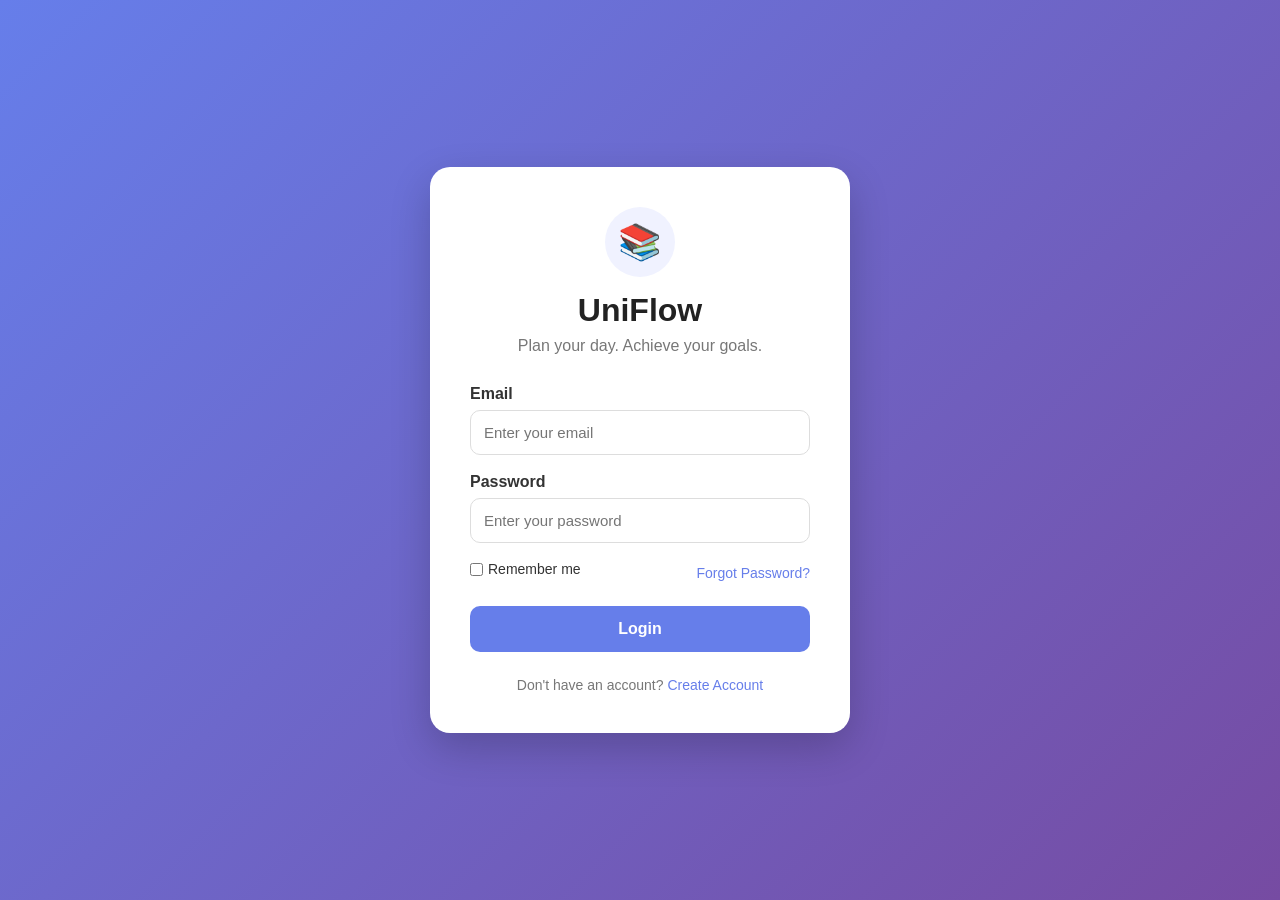
<file: index.html>
<!DOCTYPE html>
<html lang="en">
<head>
    <meta charset="UTF-8">
    <meta name="viewport" content="width=device-width, initial-scale=1.0">
    <title>UniFlow - Student Life Planner</title>
    <link rel="stylesheet" href="style.css">
</head>

<body>

    <div class="login-container">

        <div class="login-box">

            <div class="logo">📚</div>

            <h1>UniFlow</h1>
            <p class="subtitle">Plan your day. Achieve your goals.</p>

            <form id="loginForm">

                <label>Email</label>
                <input 
                    type="email" 
                    id="email" 
                    placeholder="Enter your email"
                    required
                >

                <label>Password</label>
                <input 
                    type="password" 
                    id="password" 
                    placeholder="Enter your password"
                    required
                >

                <div class="remember">
                    <label>
                        <input type="checkbox">
                        Remember me
                    </label>

                    <a href="#">Forgot Password?</a>
                </div>

                <button type="submit">Login</button>

            </form>

            <p id="message"></p>

            <p class="signup">
                Don't have an account?
                <a href="#">Create Account</a>
            </p>

        </div>

    </div>

    <script src="script.js"></script>

</body>
</html>
</file>
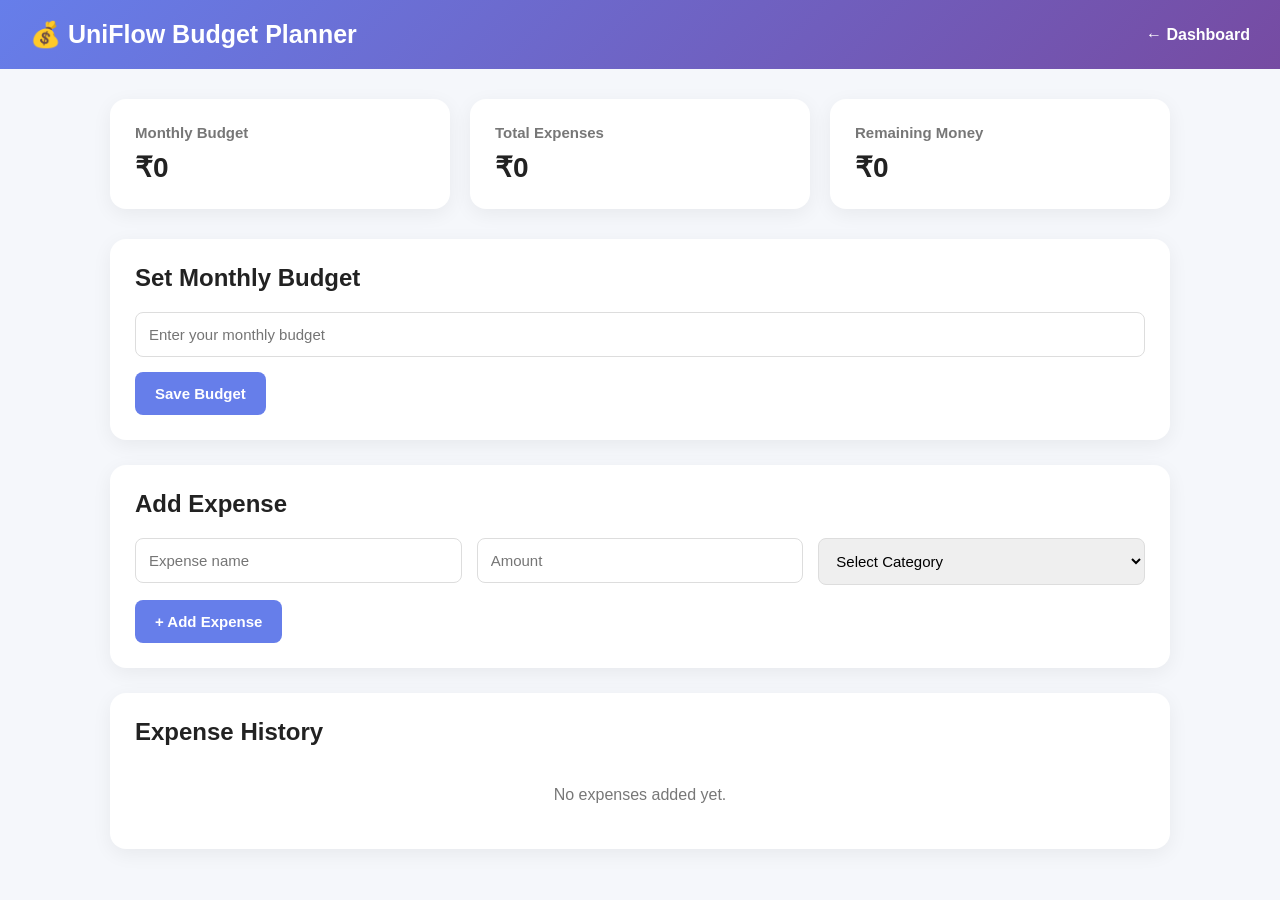
<file: budget.html>
<!DOCTYPE html>
<html lang="en">
<head>
    <meta charset="UTF-8">
    <meta name="viewport" content="width=device-width, initial-scale=1.0">

    <title>UniFlow - Budget</title>

    <style>
        * {
            margin: 0;
            padding: 0;
            box-sizing: border-box;
            font-family: Arial, sans-serif;
        }

        body {
            background: #f5f7fb;
            color: #222;
        }

        /* HEADER */
        header {
            background: linear-gradient(135deg, #667eea, #764ba2);
            color: white;
            padding: 20px 30px;
            display: flex;
            justify-content: space-between;
            align-items: center;
        }

        header h1 {
            font-size: 25px;
        }

        .back {
            color: white;
            text-decoration: none;
            font-weight: bold;
        }

        /* MAIN */
        .container {
            max-width: 1100px;
            margin: 30px auto;
            padding: 0 20px;
        }

        /* SUMMARY */
        .summary {
            display: grid;
            grid-template-columns: repeat(3, 1fr);
            gap: 20px;
            margin-bottom: 30px;
        }

        .summary-card {
            background: white;
            padding: 25px;
            border-radius: 16px;
            box-shadow: 0 5px 20px rgba(0,0,0,0.06);
        }

        .summary-card h3 {
            color: #777;
            margin-bottom: 10px;
            font-size: 15px;
        }

        .summary-card h2 {
            font-size: 28px;
        }

        /* SECTIONS */
        .section {
            background: white;
            padding: 25px;
            border-radius: 16px;
            margin-bottom: 25px;
            box-shadow: 0 5px 20px rgba(0,0,0,0.06);
        }

        .section h2 {
            margin-bottom: 20px;
        }

        /* INPUTS */
        input,
        select {
            width: 100%;
            padding: 13px;
            border: 1px solid #ddd;
            border-radius: 8px;
            font-size: 15px;
            margin-bottom: 15px;
        }

        input:focus,
        select:focus {
            outline: none;
            border-color: #667eea;
        }

        button {
            border: none;
            background: #667eea;
            color: white;
            padding: 13px 20px;
            border-radius: 8px;
            cursor: pointer;
            font-size: 15px;
            font-weight: bold;
        }

        button:hover {
            background: #5568d9;
        }

        /* EXPENSE FORM */
        .form-grid {
            display: grid;
            grid-template-columns: 1fr 1fr 1fr;
            gap: 15px;
        }

        /* EXPENSE LIST */
        .expense {
            display: flex;
            justify-content: space-between;
            align-items: center;
            padding: 15px;
            border-bottom: 1px solid #eee;
        }

        .expense:last-child {
            border-bottom: none;
        }

        .expense-info strong {
            display: block;
            margin-bottom: 5px;
        }

        .expense-info small {
            color: #777;
        }

        .expense-right {
            display: flex;
            align-items: center;
            gap: 15px;
        }

        .amount {
            font-weight: bold;
        }

        .delete-btn {
            background: #ff5c5c;
            padding: 8px 12px;
            font-size: 13px;
        }

        .delete-btn:hover {
            background: #e04444;
        }

        .empty {
            color: #777;
            text-align: center;
            padding: 20px;
        }

        /* MOBILE */
        @media (max-width: 800px) {

            .summary {
                grid-template-columns: 1fr;
            }

            .form-grid {
                grid-template-columns: 1fr;
            }

            header {
                padding: 18px;
            }

            header h1 {
                font-size: 20px;
            }

            .expense {
                flex-direction: column;
                align-items: flex-start;
                gap: 12px;
            }

            .expense-right {
                width: 100%;
                justify-content: space-between;
            }
        }
    </style>
</head>

<body>

    <!-- HEADER -->
    <header>
        <h1>💰 UniFlow Budget Planner</h1>

        <a href="dashboard.html" class="back">
            ← Dashboard
        </a>
    </header>


    <div class="container">

        <!-- SUMMARY -->
        <div class="summary">

            <div class="summary-card">
                <h3>Monthly Budget</h3>
                <h2 id="budgetDisplay">₹0</h2>
            </div>

            <div class="summary-card">
                <h3>Total Expenses</h3>
                <h2 id="expenseDisplay">₹0</h2>
            </div>

            <div class="summary-card">
                <h3>Remaining Money</h3>
                <h2 id="remainingDisplay">₹0</h2>
            </div>

        </div>


        <!-- SET BUDGET -->
        <div class="section">

            <h2>Set Monthly Budget</h2>

            <input
                type="number"
                id="budgetInput"
                placeholder="Enter your monthly budget"
                min="0"
            >

            <button onclick="setBudget()">
                Save Budget
            </button>

        </div>


        <!-- ADD EXPENSE -->
        <div class="section">

            <h2>Add Expense</h2>

            <div class="form-grid">

                <div>
                    <input
                        type="text"
                        id="expenseName"
                        placeholder="Expense name"
                    >
                </div>

                <div>
                    <input
                        type="number"
                        id="expenseAmount"
                        placeholder="Amount"
                        min="0"
                    >
                </div>

                <div>
                    <select id="expenseCategory">

                        <option value="">
                            Select Category
                        </option>

                        <option value="Food">
                            Food
                        </option>

                        <option value="Travel">
                            Travel
                        </option>

                        <option value="Study">
                            Study
                        </option>

                        <option value="Shopping">
                            Shopping
                        </option>

                        <option value="Other">
                            Other
                        </option>

                    </select>
                </div>

            </div>

            <button onclick="addExpense()">
                + Add Expense
            </button>

        </div>


        <!-- EXPENSE HISTORY -->
        <div class="section">

            <h2>Expense History</h2>

            <div id="expenseList">
            </div>

        </div>

    </div>


    <script>

        /* LOAD SAVED DATA */

        let budget =
            Number(localStorage.getItem("uniflowBudget")) || 0;

        let expenses =
            JSON.parse(
                localStorage.getItem("uniflowExpenses")
            ) || [];


        /* SAVE DATA */

        function saveData() {

            localStorage.setItem(
                "uniflowBudget",
                budget
            );

            localStorage.setItem(
                "uniflowExpenses",
                JSON.stringify(expenses)
            );
        }


        /* SET BUDGET */

        function setBudget() {

            const input =
                document.getElementById("budgetInput");

            const value =
                Number(input.value);

            if (value <= 0) {

                alert("Please enter a valid budget.");

                return;
            }

            budget = value;

            saveData();

            input.value = "";

            updateDisplay();
        }


        /* ADD EXPENSE */

        function addExpense() {

            const name =
                document.getElementById("expenseName").value.trim();

            const amount =
                Number(
                    document.getElementById("expenseAmount").value
                );

            const category =
                document.getElementById("expenseCategory").value;


            if (!name || amount <= 0 || !category) {

                alert(
                    "Please enter expense name, amount and category."
                );

                return;
            }


            const expense = {

                id: Date.now(),

                name: name,

                amount: amount,

                category: category

            };


            expenses.push(expense);

            saveData();


            document.getElementById("expenseName").value = "";

            document.getElementById("expenseAmount").value = "";

            document.getElementById("expenseCategory").value = "";


            updateDisplay();
        }


        /* DELETE EXPENSE */

        function deleteExpense(id) {

            expenses =
                expenses.filter(
                    expense => expense.id !== id
                );

            saveData();

            updateDisplay();
        }


        /* UPDATE SCREEN */

        function updateDisplay() {

            const totalExpenses =
                expenses.reduce(
                    (total, expense) =>
                        total + expense.amount,
                    0
                );


            const remaining =
                budget - totalExpenses;


            document.getElementById(
                "budgetDisplay"
            ).textContent =
                "₹" + budget.toLocaleString("en-IN");


            document.getElementById(
                "expenseDisplay"
            ).textContent =
                "₹" + totalExpenses.toLocaleString("en-IN");


            document.getElementById(
                "remainingDisplay"
            ).textContent =
                "₹" + remaining.toLocaleString("en-IN");


            displayExpenses();
        }


        /* DISPLAY EXPENSES */

        function displayExpenses() {

            const list =
                document.getElementById("expenseList");


            if (expenses.length === 0) {

                list.innerHTML =
                    '<div class="empty">No expenses added yet.</div>';

                return;
            }


            list.innerHTML = "";


            expenses
                .slice()
                .reverse()
                .forEach(expense => {

                    const div =
                        document.createElement("div");

                    div.className = "expense";


                    div.innerHTML = `

                        <div class="expense-info">

                            <strong>
                                ${escapeHTML(expense.name)}
                            </strong>

                            <small>
                                ${escapeHTML(expense.category)}
                            </small>

                        </div>

                        <div class="expense-right">

                            <span class="amount">
                                ₹${expense.amount.toLocaleString("en-IN")}
                            </span>

                            <button
                                class="delete-btn"
                                onclick="deleteExpense(${expense.id})"
                            >
                                Delete
                            </button>

                        </div>

                    `;


                    list.appendChild(div);

                });
        }


        /* SECURITY */

        function escapeHTML(text) {

            const div =
                document.createElement("div");

            div.textContent = text;

            return div.innerHTML;
        }


        /* LOAD DATA WHEN PAGE OPENS */

        updateDisplay();

    </script>

</body>
</html>
</file>
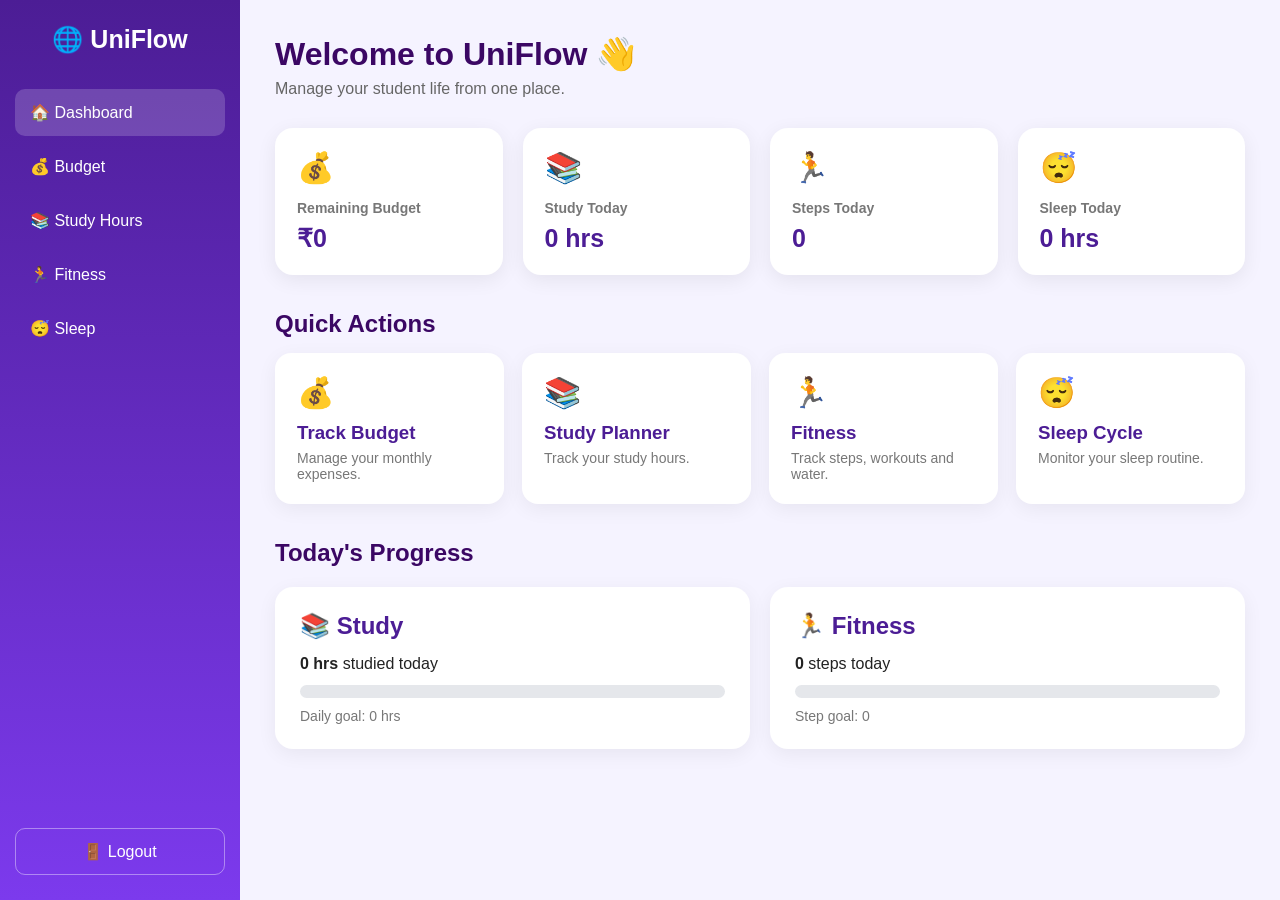
<file: dashboard.html>
<!DOCTYPE html>
<html lang="en">
<head>
    <meta charset="UTF-8">
    <meta name="viewport" content="width=device-width, initial-scale=1.0">
    <title>UniFlow - Dashboard</title>

    <style>
        * {
            margin: 0;
            padding: 0;
            box-sizing: border-box;
            font-family: Arial, sans-serif;
        }

        body {
            background: #f5f3ff;
            color: #222;
        }

        .layout {
            display: flex;
            min-height: 100vh;
        }

        /* SIDEBAR */
        .sidebar {
            width: 240px;
            background: linear-gradient(180deg, #4c1d95, #7c3aed);
            color: white;
            padding: 25px 15px;
            position: fixed;
            height: 100vh;
            left: 0;
            top: 0;
        }

        .logo {
            font-size: 25px;
            font-weight: bold;
            text-align: center;
            margin-bottom: 35px;
        }

        .menu a {
            display: block;
            color: white;
            text-decoration: none;
            padding: 14px 15px;
            margin: 7px 0;
            border-radius: 10px;
            transition: 0.3s;
        }

        .menu a:hover,
        .menu a.active {
            background: rgba(255, 255, 255, 0.18);
        }

        .logout {
            position: absolute;
            bottom: 25px;
            left: 15px;
            right: 15px;
        }

        .logout a {
            display: block;
            color: white;
            text-decoration: none;
            padding: 13px;
            text-align: center;
            border: 1px solid rgba(255,255,255,0.4);
            border-radius: 10px;
        }

        /* MAIN */
        .main {
            margin-left: 240px;
            width: calc(100% - 240px);
            padding: 35px;
        }

        .welcome {
            margin-bottom: 30px;
        }

        .welcome h1 {
            font-size: 32px;
            color: #3b0764;
        }

        .welcome p {
            color: #666;
            margin-top: 7px;
        }

        /* CARDS */
        .cards {
            display: grid;
            grid-template-columns: repeat(4, 1fr);
            gap: 20px;
        }

        .card {
            background: white;
            padding: 22px;
            border-radius: 18px;
            box-shadow: 0 5px 20px rgba(0,0,0,0.07);
        }

        .stat-card {
            position: relative;
            overflow: hidden;
        }

        .icon {
            font-size: 30px;
            margin-bottom: 15px;
        }

        .stat-card h3 {
            font-size: 14px;
            color: #777;
            margin-bottom: 8px;
        }

        .stat-card .value {
            font-size: 25px;
            font-weight: bold;
            color: #4c1d95;
        }

        .section-title {
            margin: 35px 0 15px;
            color: #3b0764;
        }

        /* QUICK ACTIONS */
        .actions {
            display: grid;
            grid-template-columns: repeat(4, 1fr);
            gap: 18px;
        }

        .action {
            background: white;
            padding: 22px;
            border-radius: 16px;
            text-decoration: none;
            color: #222;
            box-shadow: 0 5px 20px rgba(0,0,0,0.06);
            transition: 0.3s;
        }

        .action:hover {
            transform: translateY(-4px);
        }

        .action .emoji {
            font-size: 30px;
        }

        .action h3 {
            margin-top: 12px;
            color: #4c1d95;
        }

        .action p {
            margin-top: 6px;
            color: #777;
            font-size: 14px;
        }

        /* TODAY */
        .today {
            margin-top: 20px;
            display: grid;
            grid-template-columns: 1fr 1fr;
            gap: 20px;
        }

        .today-box {
            background: white;
            padding: 25px;
            border-radius: 18px;
            box-shadow: 0 5px 20px rgba(0,0,0,0.06);
        }

        .today-box h2 {
            color: #4c1d95;
            margin-bottom: 15px;
        }

        .progress-container {
            height: 13px;
            background: #e5e7eb;
            border-radius: 20px;
            overflow: hidden;
            margin-top: 12px;
        }

        .progress {
            height: 100%;
            width: 0%;
            background: #7c3aed;
            transition: 0.5s;
        }

        .small-text {
            color: #777;
            font-size: 14px;
        }

        /* MOBILE */
        @media (max-width: 1000px) {
            .cards,
            .actions {
                grid-template-columns: repeat(2, 1fr);
            }
        }

        @media (max-width: 700px) {

            .sidebar {
                width: 100%;
                height: auto;
                position: relative;
            }

            .layout {
                display: block;
            }

            .logo {
                margin-bottom: 15px;
            }

            .menu a {
                display: inline-block;
                padding: 9px;
            }

            .logout {
                position: static;
                margin-top: 15px;
            }

            .main {
                margin-left: 0;
                width: 100%;
                padding: 20px;
            }

            .cards,
            .actions,
            .today {
                grid-template-columns: 1fr;
            }

            .welcome h1 {
                font-size: 26px;
            }
        }
    </style>
</head>

<body>

<div class="layout">

    <!-- SIDEBAR -->
    <aside class="sidebar">

        <div class="logo">
            🌐 UniFlow
        </div>

        <div class="menu">

            <a href="dashboard.html" class="active">
                🏠 Dashboard
            </a>

            <a href="budget.html">
                💰 Budget
            </a>

            <a href="study.html">
                📚 Study Hours
            </a>

            <a href="fitness.html">
                🏃 Fitness
            </a>

            <a href="sleep.html">
                😴 Sleep
            </a>

        </div>

        <div class="logout">
            <a href="index.html">
                🚪 Logout
            </a>
        </div>

    </aside>


    <!-- MAIN CONTENT -->
    <main class="main">

        <div class="welcome">
            <h1>Welcome to UniFlow 👋</h1>
            <p>Manage your student life from one place.</p>
        </div>


        <!-- STAT CARDS -->
        <div class="cards">

            <div class="card stat-card">
                <div class="icon">💰</div>
                <h3>Remaining Budget</h3>
                <div class="value" id="remainingBudget">₹0</div>
            </div>

            <div class="card stat-card">
                <div class="icon">📚</div>
                <h3>Study Today</h3>
                <div class="value" id="studyToday">0 hrs</div>
            </div>

            <div class="card stat-card">
                <div class="icon">🏃</div>
                <h3>Steps Today</h3>
                <div class="value" id="stepsToday">0</div>
            </div>

            <div class="card stat-card">
                <div class="icon">😴</div>
                <h3>Sleep Today</h3>
                <div class="value" id="sleepToday">0 hrs</div>
            </div>

        </div>


        <!-- QUICK ACTIONS -->
        <h2 class="section-title">Quick Actions</h2>

        <div class="actions">

            <a href="budget.html" class="action">
                <div class="emoji">💰</div>
                <h3>Track Budget</h3>
                <p>Manage your monthly expenses.</p>
            </a>

            <a href="study.html" class="action">
                <div class="emoji">📚</div>
                <h3>Study Planner</h3>
                <p>Track your study hours.</p>
            </a>

            <a href="fitness.html" class="action">
                <div class="emoji">🏃</div>
                <h3>Fitness</h3>
                <p>Track steps, workouts and water.</p>
            </a>

            <a href="sleep.html" class="action">
                <div class="emoji">😴</div>
                <h3>Sleep Cycle</h3>
                <p>Monitor your sleep routine.</p>
            </a>

        </div>


        <!-- TODAY'S PROGRESS -->
        <h2 class="section-title">Today's Progress</h2>

        <div class="today">

            <div class="today-box">

                <h2>📚 Study</h2>

                <p>
                    <strong id="studyProgressText">0 hrs</strong>
                    studied today
                </p>

                <div class="progress-container">
                    <div class="progress" id="studyProgress"></div>
                </div>

                <p class="small-text" style="margin-top:10px;">
                    Daily goal:
                    <span id="studyGoal">0 hrs</span>
                </p>

            </div>


            <div class="today-box">

                <h2>🏃 Fitness</h2>

                <p>
                    <strong id="fitnessProgressText">0</strong>
                    steps today
                </p>

                <div class="progress-container">
                    <div class="progress" id="fitnessProgress"></div>
                </div>

                <p class="small-text" style="margin-top:10px;">
                    Step goal:
                    <span id="stepGoal">0</span>
                </p>

            </div>

        </div>

    </main>

</div>


<script>

function updateDashboard() {

    /* =========================
       BUDGET
    ========================= */

    const budget =
        Number(localStorage.getItem("uniflowBudget")) || 0;

    const expenses =
        JSON.parse(
            localStorage.getItem("uniflowExpenses")
        ) || [];

    let totalExpenses = 0;

    expenses.forEach(function(expense) {
        totalExpenses += Number(expense.amount) || 0;
    });

    const remaining = budget - totalExpenses;

    document.getElementById("remainingBudget").textContent =
        "₹" + remaining.toLocaleString("en-IN");


    /* =========================
       STUDY
    ========================= */

    const studied =
        Number(localStorage.getItem("uniflowStudied")) || 0;

    const studyGoal =
        Number(localStorage.getItem("uniflowStudyGoal")) || 0;

    document.getElementById("studyToday").textContent =
        studied + " hrs";

    document.getElementById("studyProgressText").textContent =
        studied + " hrs";

    document.getElementById("studyGoal").textContent =
        studyGoal + " hrs";

    let studyPercent = 0;

    if (studyGoal > 0) {
        studyPercent = (studied / studyGoal) * 100;
    }

    if (studyPercent > 100) {
        studyPercent = 100;
    }

    document.getElementById("studyProgress").style.width =
        studyPercent + "%";


    /* =========================
       FITNESS
    ========================= */

    const steps =
        Number(localStorage.getItem("uniflowSteps")) || 0;

    const stepGoal =
        Number(localStorage.getItem("uniflowStepGoal")) || 0;

    document.getElementById("stepsToday").textContent =
        steps.toLocaleString("en-IN");

    document.getElementById("fitnessProgressText").textContent =
        steps.toLocaleString("en-IN");

    document.getElementById("stepGoal").textContent =
        stepGoal.toLocaleString("en-IN");

    let fitnessPercent = 0;

    if (stepGoal > 0) {
        fitnessPercent = (steps / stepGoal) * 100;
    }

    if (fitnessPercent > 100) {
        fitnessPercent = 100;
    }

    document.getElementById("fitnessProgress").style.width =
        fitnessPercent + "%";


    /* =========================
       SLEEP
    ========================= */

    const sleep =
        Number(localStorage.getItem("uniflowSleepHours")) || 0;

    document.getElementById("sleepToday").textContent =
        sleep + " hrs";
}


/* Load dashboard */
updateDashboard();


/* Update dashboard when localStorage changes */
window.addEventListener("storage", updateDashboard);

</script>

</body>
</html>
</file>
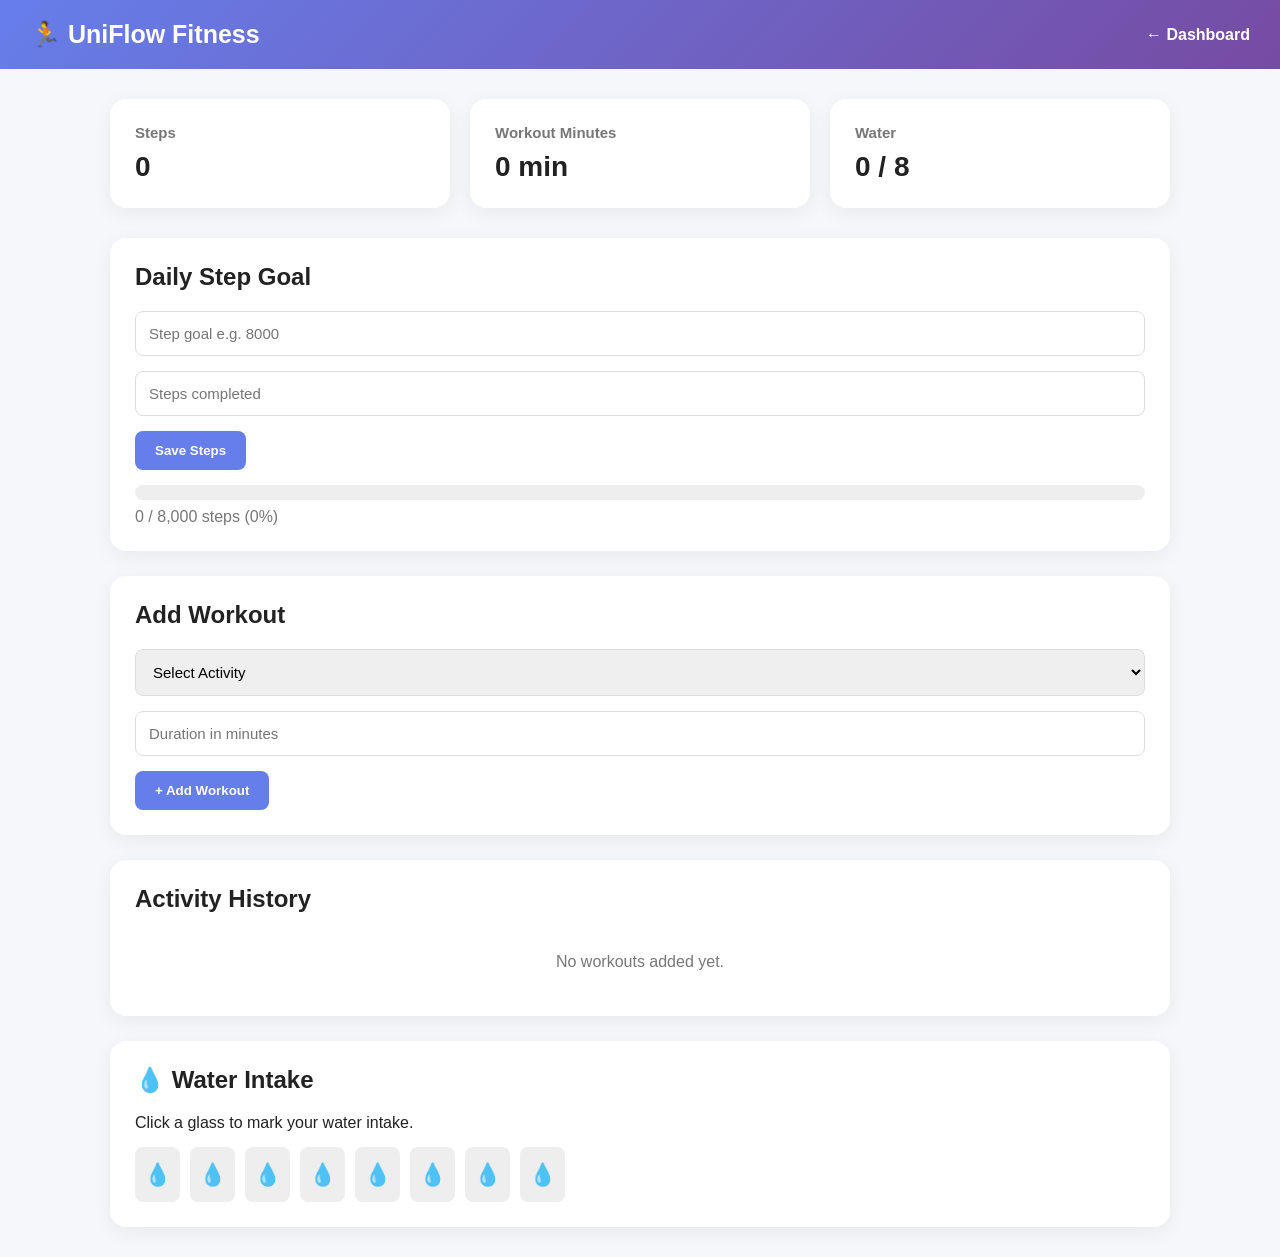
<file: fitness.html>
<!DOCTYPE html>
<html lang="en">

<head>
    <meta charset="UTF-8">
    <meta name="viewport" content="width=device-width, initial-scale=1.0">

    <title>UniFlow - Fitness</title>

    <style>

        * {
            margin: 0;
            padding: 0;
            box-sizing: border-box;
            font-family: Arial, sans-serif;
        }

        body {
            background: #f5f7fb;
            color: #222;
        }

        /* HEADER */

        header {
            background: linear-gradient(135deg, #667eea, #764ba2);
            color: white;

            padding: 20px 30px;

            display: flex;
            justify-content: space-between;
            align-items: center;
        }

        header h1 {
            font-size: 25px;
        }

        .back {
            color: white;
            text-decoration: none;
            font-weight: bold;
        }


        /* MAIN */

        .container {
            max-width: 1100px;
            margin: 30px auto;
            padding: 0 20px;
        }


        /* SUMMARY */

        .summary {
            display: grid;

            grid-template-columns:
                repeat(3, 1fr);

            gap: 20px;

            margin-bottom: 30px;
        }

        .summary-card {
            background: white;

            padding: 25px;

            border-radius: 16px;

            box-shadow:
                0 5px 20px rgba(0,0,0,0.06);
        }

        .summary-card h3 {
            color: #777;

            font-size: 15px;

            margin-bottom: 10px;
        }

        .summary-card h2 {
            font-size: 28px;
        }


        /* SECTION */

        .section {
            background: white;

            padding: 25px;

            border-radius: 16px;

            margin-bottom: 25px;

            box-shadow:
                0 5px 20px rgba(0,0,0,0.06);
        }

        .section h2 {
            margin-bottom: 20px;
        }


        /* INPUTS */

        input,
        select {

            width: 100%;

            padding: 13px;

            border: 1px solid #ddd;

            border-radius: 8px;

            font-size: 15px;

            margin-bottom: 15px;
        }

        input:focus,
        select:focus {

            outline: none;

            border-color: #667eea;
        }


        /* BUTTON */

        button {

            border: none;

            background: #667eea;

            color: white;

            padding: 12px 20px;

            border-radius: 8px;

            cursor: pointer;

            font-weight: bold;
        }

        button:hover {

            background: #5568d9;
        }


        /* STEPS */

        .progress-bar {

            width: 100%;

            height: 15px;

            background: #eee;

            border-radius: 20px;

            overflow: hidden;

            margin-top: 15px;
        }

        .progress-fill {

            height: 100%;

            width: 0%;

            background: #667eea;

            transition: 0.4s;
        }

        .progress-text {

            margin-top: 8px;

            color: #777;
        }


        /* ACTIVITY */

        .activity {

            display: flex;

            justify-content: space-between;

            align-items: center;

            padding: 15px 0;

            border-bottom: 1px solid #eee;
        }

        .activity:last-child {

            border-bottom: none;
        }

        .activity-info strong {

            display: block;

            margin-bottom: 5px;
        }

        .activity-info small {

            color: #777;
        }

        .delete-btn {

            background: #ff5c5c;

            padding: 8px 12px;

            font-size: 13px;
        }

        .delete-btn:hover {

            background: #e04444;
        }


        /* WATER */

        .water-glasses {

            display: flex;

            flex-wrap: wrap;

            gap: 10px;

            margin-top: 15px;
        }

        .glass {

            width: 45px;

            height: 55px;

            background: #eee;

            border-radius: 8px;

            display: flex;

            justify-content: center;

            align-items: center;

            cursor: pointer;

            font-size: 22px;

            transition: 0.2s;
        }

        .glass.active {

            background: #667eea;

            color: white;
        }


        .empty {

            color: #777;

            text-align: center;

            padding: 20px;
        }


        /* MOBILE */

        @media (max-width: 800px) {

            .summary {

                grid-template-columns: 1fr;
            }

            .activity {

                flex-direction: column;

                align-items: flex-start;

                gap: 12px;
            }

            header {

                padding: 18px;
            }

            header h1 {

                font-size: 20px;
            }
        }

    </style>

</head>


<body>


<!-- HEADER -->

<header>

    <h1>
        🏃 UniFlow Fitness
    </h1>

    <a
        href="dashboard.html"
        class="back"
    >
        ← Dashboard
    </a>

</header>



<div class="container">


    <!-- SUMMARY -->

    <div class="summary">


        <div class="summary-card">

            <h3>
                Steps
            </h3>

            <h2 id="stepsDisplay">
                0
            </h2>

        </div>


        <div class="summary-card">

            <h3>
                Workout Minutes
            </h3>

            <h2 id="workoutDisplay">
                0 min
            </h2>

        </div>


        <div class="summary-card">

            <h3>
                Water
            </h3>

            <h2 id="waterDisplay">
                0 / 8
            </h2>

        </div>


    </div>



    <!-- STEP GOAL -->

    <div class="section">

        <h2>
            Daily Step Goal
        </h2>


        <input
            type="number"
            id="stepGoal"
            placeholder="Step goal e.g. 8000"
            min="1"
        >


        <input
            type="number"
            id="stepsInput"
            placeholder="Steps completed"
            min="0"
        >


        <button onclick="saveSteps()">
            Save Steps
        </button>


        <div class="progress-bar">

            <div
                class="progress-fill"
                id="stepProgress"
            ></div>

        </div>


        <p
            class="progress-text"
            id="stepProgressText"
        >
            0 steps completed
        </p>

    </div>



    <!-- ADD WORKOUT -->

    <div class="section">

        <h2>
            Add Workout
        </h2>


        <select id="activityType">

            <option value="">
                Select Activity
            </option>

            <option value="Walking">
                Walking
            </option>

            <option value="Running">
                Running
            </option>

            <option value="Gym">
                Gym
            </option>

            <option value="Cycling">
                Cycling
            </option>

            <option value="Yoga">
                Yoga
            </option>

            <option value="Sports">
                Sports
            </option>

        </select>


        <input
            type="number"
            id="workoutMinutes"
            placeholder="Duration in minutes"
            min="1"
        >


        <button onclick="addWorkout()">
            + Add Workout
        </button>

    </div>



    <!-- ACTIVITY HISTORY -->

    <div class="section">

        <h2>
            Activity History
        </h2>


        <div id="activityList">
        </div>

    </div>



    <!-- WATER -->

    <div class="section">

        <h2>
            💧 Water Intake
        </h2>

        <p>
            Click a glass to mark your water intake.
        </p>


        <div
            class="water-glasses"
            id="waterGlasses"
        >
        </div>

    </div>


</div>



<script>


    /* =========================
       LOAD SAVED DATA
    ========================= */


    let steps =
        Number(
            localStorage.getItem(
                "uniflowSteps"
            )
        ) || 0;


    let stepGoal =
        Number(
            localStorage.getItem(
                "uniflowStepGoal"
            )
        ) || 8000;


    let workout =
        Number(
            localStorage.getItem(
                "uniflowWorkout"
            )
        ) || 0;


    let water =
        Number(
            localStorage.getItem(
                "uniflowWater"
            )
        ) || 0;


    let activities =
        JSON.parse(
            localStorage.getItem(
                "uniflowActivities"
            )
        ) || [];



    /* =========================
       SAVE DATA
    ========================= */


    function saveData() {

        localStorage.setItem(
            "uniflowSteps",
            steps
        );

        localStorage.setItem(
            "uniflowStepGoal",
            stepGoal
        );

        localStorage.setItem(
            "uniflowWorkout",
            workout
        );

        localStorage.setItem(
            "uniflowWater",
            water
        );

        localStorage.setItem(
            "uniflowActivities",
            JSON.stringify(activities)
        );
    }



    /* =========================
       SAVE STEPS
    ========================= */


    function saveSteps() {

        const goalValue =
            Number(
                document.getElementById(
                    "stepGoal"
                ).value
            );


        const stepsValue =
            Number(
                document.getElementById(
                    "stepsInput"
                ).value
            );


        if (goalValue <= 0) {

            alert(
                "Please enter a valid step goal."
            );

            return;
        }


        if (stepsValue < 0) {

            alert(
                "Steps cannot be negative."
            );

            return;
        }


        stepGoal = goalValue;

        steps = stepsValue;


        saveData();

        updateDisplay();


        document.getElementById(
            "stepGoal"
        ).value = "";

        document.getElementById(
            "stepsInput"
        ).value = "";
    }



    /* =========================
       ADD WORKOUT
    ========================= */


    function addWorkout() {

        const type =
            document.getElementById(
                "activityType"
            ).value;


        const minutes =
            Number(
                document.getElementById(
                    "workoutMinutes"
                ).value
            );


        if (!type || minutes <= 0) {

            alert(
                "Please select an activity and enter duration."
            );

            return;
        }


        activities.push({

            id: Date.now(),

            type: type,

            minutes: minutes

        });


        workout += minutes;


        saveData();


        document.getElementById(
            "activityType"
        ).value = "";


        document.getElementById(
            "workoutMinutes"
        ).value = "";


        updateDisplay();

        displayActivities();
    }



    /* =========================
       DELETE WORKOUT
    ========================= */


    function deleteActivity(id) {

        const activity =
            activities.find(
                item => item.id === id
            );


        if (activity) {

            workout -=
                Number(activity.minutes);

            if (workout < 0) {

                workout = 0;
            }
        }


        activities =
            activities.filter(
                item => item.id !== id
            );


        saveData();

        updateDisplay();

        displayActivities();
    }



    /* =========================
       DISPLAY ACTIVITIES
    ========================= */


    function displayActivities() {

        const list =
            document.getElementById(
                "activityList"
            );


        if (activities.length === 0) {

            list.innerHTML =
                '<div class="empty">No workouts added yet.</div>';

            return;
        }


        list.innerHTML = "";


        activities
            .slice()
            .reverse()
            .forEach(activity => {

                const div =
                    document.createElement(
                        "div"
                    );


                div.className =
                    "activity";


                div.innerHTML = `

                    <div class="activity-info">

                        <strong>
                            ${escapeHTML(activity.type)}
                        </strong>

                        <small>
                            ${activity.minutes} minutes
                        </small>

                    </div>

                    <button
                        class="delete-btn"
                        onclick="deleteActivity(${activity.id})"
                    >
                        Delete
                    </button>

                `;


                list.appendChild(div);

            });
    }



    /* =========================
       WATER
    ========================= */


    function createWaterGlasses() {

        const container =
            document.getElementById(
                "waterGlasses"
            );


        container.innerHTML = "";


        for (
            let i = 1;
            i <= 8;
            i++
        ) {

            const glass =
                document.createElement(
                    "div"
                );


            glass.className =
                "glass";


            if (i <= water) {

                glass.classList.add(
                    "active"
                );
            }


            glass.textContent = "💧";


            glass.onclick =
                function() {

                    water = i;

                    saveData();

                    updateDisplay();

                    createWaterGlasses();
                };


            container.appendChild(
                glass
            );
        }
    }



    /* =========================
       UPDATE DISPLAY
    ========================= */


    function updateDisplay() {


        document.getElementById(
            "stepsDisplay"
        ).textContent =
            steps.toLocaleString(
                "en-IN"
            );


        document.getElementById(
            "workoutDisplay"
        ).textContent =
            workout + " min";


        document.getElementById(
            "waterDisplay"
        ).textContent =
            water + " / 8";


        let progress = 0;


        if (stepGoal > 0) {

            progress =
                Math.round(
                    (steps / stepGoal) * 100
                );
        }


        if (progress > 100) {

            progress = 100;
        }


        document.getElementById(
            "stepProgress"
        ).style.width =
            progress + "%";


        document.getElementById(
            "stepProgressText"
        ).textContent =

            steps.toLocaleString(
                "en-IN"
            )
            +
            " / "
            +
            stepGoal.toLocaleString(
                "en-IN"
            )
            +
            " steps (" +
            progress +
            "%)";
    }



    /* =========================
       SECURITY
    ========================= */


    function escapeHTML(text) {

        const div =
            document.createElement(
                "div"
            );

        div.textContent = text;

        return div.innerHTML;
    }



    /* =========================
       INITIAL LOAD
    ========================= */


    updateDisplay();

    displayActivities();

    createWaterGlasses();


</script>


</body>

</html>
</file>
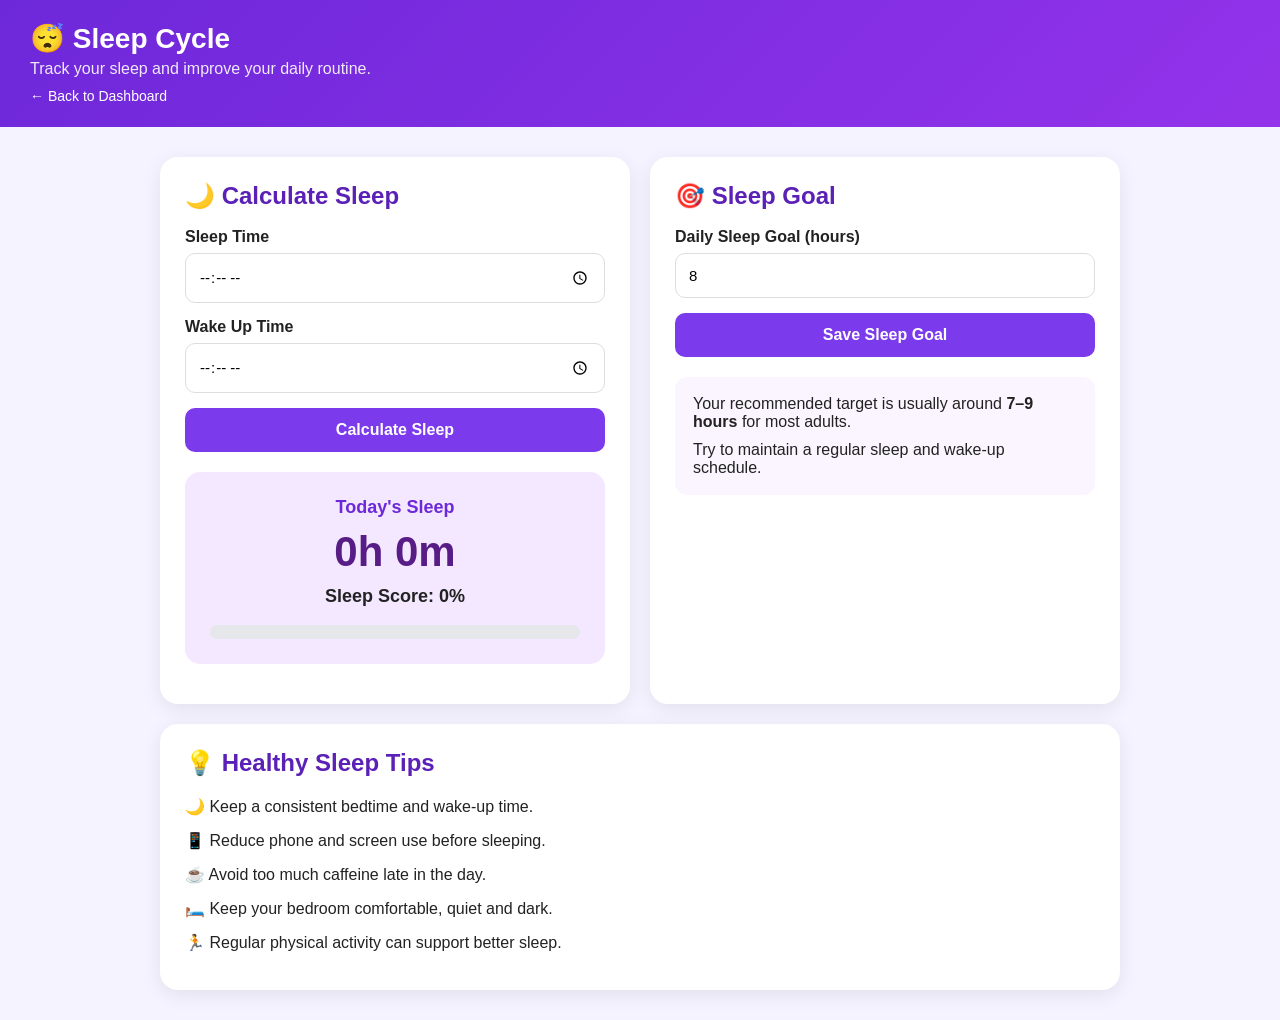
<file: sleep.html>
<!DOCTYPE html>
<html lang="en">
<head>
    <meta charset="UTF-8">
    <meta name="viewport" content="width=device-width, initial-scale=1.0">
    <title>UniFlow - Sleep Cycle</title>

    <style>
        * {
            box-sizing: border-box;
            margin: 0;
            padding: 0;
            font-family: Arial, sans-serif;
        }

        body {
            background: #f5f3ff;
            color: #222;
            min-height: 100vh;
        }

        header {
            background: linear-gradient(135deg, #6d28d9, #9333ea);
            color: white;
            padding: 22px 30px;
        }

        header h1 {
            font-size: 28px;
        }

        header p {
            margin-top: 5px;
            opacity: 0.9;
        }

        .back {
            display: inline-block;
            margin-top: 10px;
            color: white;
            text-decoration: none;
            font-size: 14px;
        }

        .container {
            max-width: 1000px;
            margin: 30px auto;
            padding: 0 20px;
        }

        .grid {
            display: grid;
            grid-template-columns: repeat(2, 1fr);
            gap: 20px;
        }

        .card {
            background: white;
            padding: 25px;
            border-radius: 18px;
            box-shadow: 0 5px 20px rgba(0, 0, 0, 0.08);
        }

        .card h2 {
            margin-bottom: 18px;
            color: #5b21b6;
        }

        label {
            display: block;
            margin-bottom: 7px;
            font-weight: bold;
        }

        input {
            width: 100%;
            padding: 13px;
            border: 1px solid #ddd;
            border-radius: 10px;
            margin-bottom: 15px;
            font-size: 15px;
        }

        button {
            width: 100%;
            padding: 13px;
            border: none;
            border-radius: 10px;
            background: #7c3aed;
            color: white;
            font-size: 16px;
            font-weight: bold;
            cursor: pointer;
        }

        button:hover {
            background: #6d28d9;
        }

        .result {
            text-align: center;
            background: #f3e8ff;
            padding: 25px;
            border-radius: 15px;
            margin-top: 20px;
        }

        .result h3 {
            color: #6d28d9;
            font-size: 18px;
        }

        .duration {
            font-size: 42px;
            font-weight: bold;
            color: #581c87;
            margin-top: 10px;
        }

        .score {
            margin-top: 10px;
            font-size: 18px;
            font-weight: bold;
        }

        .progress-container {
            margin-top: 18px;
            background: #e5e7eb;
            height: 14px;
            border-radius: 20px;
            overflow: hidden;
        }

        .progress-bar {
            height: 100%;
            width: 0%;
            background: #7c3aed;
            transition: 0.4s;
        }

        .tips {
            margin-top: 15px;
        }

        .tips p {
            margin: 10px 0;
            line-height: 1.5;
        }

        .goal-box {
            margin-top: 20px;
            padding: 18px;
            background: #faf5ff;
            border-radius: 12px;
        }

        .saved {
            margin-top: 15px;
            color: #15803d;
            font-weight: bold;
            text-align: center;
        }

        @media (max-width: 700px) {
            .grid {
                grid-template-columns: 1fr;
            }

            header {
                padding: 20px;
            }

            .container {
                margin-top: 20px;
            }
        }
    </style>
</head>

<body>

    <header>
        <h1>😴 Sleep Cycle</h1>
        <p>Track your sleep and improve your daily routine.</p>
        <a href="dashboard.html" class="back">← Back to Dashboard</a>
    </header>

    <div class="container">

        <div class="grid">

            <!-- Sleep Calculator -->
            <div class="card">
                <h2>🌙 Calculate Sleep</h2>

                <label for="sleepTime">Sleep Time</label>
                <input type="time" id="sleepTime">

                <label for="wakeTime">Wake Up Time</label>
                <input type="time" id="wakeTime">

                <button onclick="calculateSleep()">Calculate Sleep</button>

                <div class="result">
                    <h3>Today's Sleep</h3>
                    <div class="duration" id="duration">0h 0m</div>
                    <div class="score" id="score">Sleep Score: 0%</div>

                    <div class="progress-container">
                        <div class="progress-bar" id="progressBar"></div>
                    </div>
                </div>

                <div class="saved" id="savedMessage"></div>
            </div>

            <!-- Sleep Goal -->
            <div class="card">
                <h2>🎯 Sleep Goal</h2>

                <label for="sleepGoal">Daily Sleep Goal (hours)</label>
                <input
                    type="number"
                    id="sleepGoal"
                    min="1"
                    max="24"
                    step="0.5"
                    value="8"
                >

                <button onclick="saveSleepGoal()">Save Sleep Goal</button>

                <div class="goal-box">
                    <p>
                        Your recommended target is usually around
                        <strong>7–9 hours</strong> for most adults.
                    </p>
                    <p style="margin-top:10px;">
                        Try to maintain a regular sleep and wake-up schedule.
                    </p>
                </div>
            </div>

        </div>

        <!-- Tips -->
        <div class="card" style="margin-top:20px;">
            <h2>💡 Healthy Sleep Tips</h2>

            <div class="tips">
                <p>🌙 Keep a consistent bedtime and wake-up time.</p>
                <p>📱 Reduce phone and screen use before sleeping.</p>
                <p>☕ Avoid too much caffeine late in the day.</p>
                <p>🛏️ Keep your bedroom comfortable, quiet and dark.</p>
                <p>🏃 Regular physical activity can support better sleep.</p>
            </div>
        </div>

    </div>

    <script>
        // Load saved data
        let sleepHours =
            Number(localStorage.getItem("uniflowSleepHours")) || 0;

        let sleepGoal =
            Number(localStorage.getItem("uniflowSleepGoal")) || 8;

        document.getElementById("sleepGoal").value = sleepGoal;

        // Display previously saved sleep
        if (sleepHours > 0) {
            updateSleepDisplay(sleepHours);
        }

        function calculateSleep() {

            const sleepTime = document.getElementById("sleepTime").value;
            const wakeTime = document.getElementById("wakeTime").value;

            if (!sleepTime || !wakeTime) {
                alert("Please select both sleep time and wake-up time.");
                return;
            }

            let sleep = new Date("2000-01-01 " + sleepTime);
            let wake = new Date("2000-01-01 " + wakeTime);

            // If wake time is earlier than sleep time,
            // it means the sleep continued after midnight.
            if (wake <= sleep) {
                wake.setDate(wake.getDate() + 1);
            }

            const difference =
                (wake - sleep) / (1000 * 60 * 60);

            sleepHours = Math.round(difference * 2) / 2;

            // Save to localStorage
            localStorage.setItem(
                "uniflowSleepHours",
                sleepHours
            );

            updateSleepDisplay(sleepHours);

            document.getElementById("savedMessage").textContent =
                "✓ Sleep data saved successfully!";
        }

        function updateSleepDisplay(hours) {

            const fullHours = Math.floor(hours);
            const minutes = Math.round((hours - fullHours) * 60);

            document.getElementById("duration").textContent =
                fullHours + "h " + minutes + "m";

            // Calculate sleep score based on goal
            let percentage =
                Math.round((hours / sleepGoal) * 100);

            if (percentage > 100) {
                percentage = 100;
            }

            document.getElementById("score").textContent =
                "Sleep Score: " + percentage + "%";

            document.getElementById("progressBar").style.width =
                percentage + "%";
        }

        function saveSleepGoal() {

            const goal =
                Number(document.getElementById("sleepGoal").value);

            if (goal <= 0 || goal > 24) {
                alert("Please enter a valid sleep goal.");
                return;
            }

            sleepGoal = goal;

            localStorage.setItem(
                "uniflowSleepGoal",
                sleepGoal
            );

            if (sleepHours > 0) {
                updateSleepDisplay(sleepHours);
            }

            alert("Sleep goal saved! 🌙");
        }
    </script>

</body>
</html>
</file>
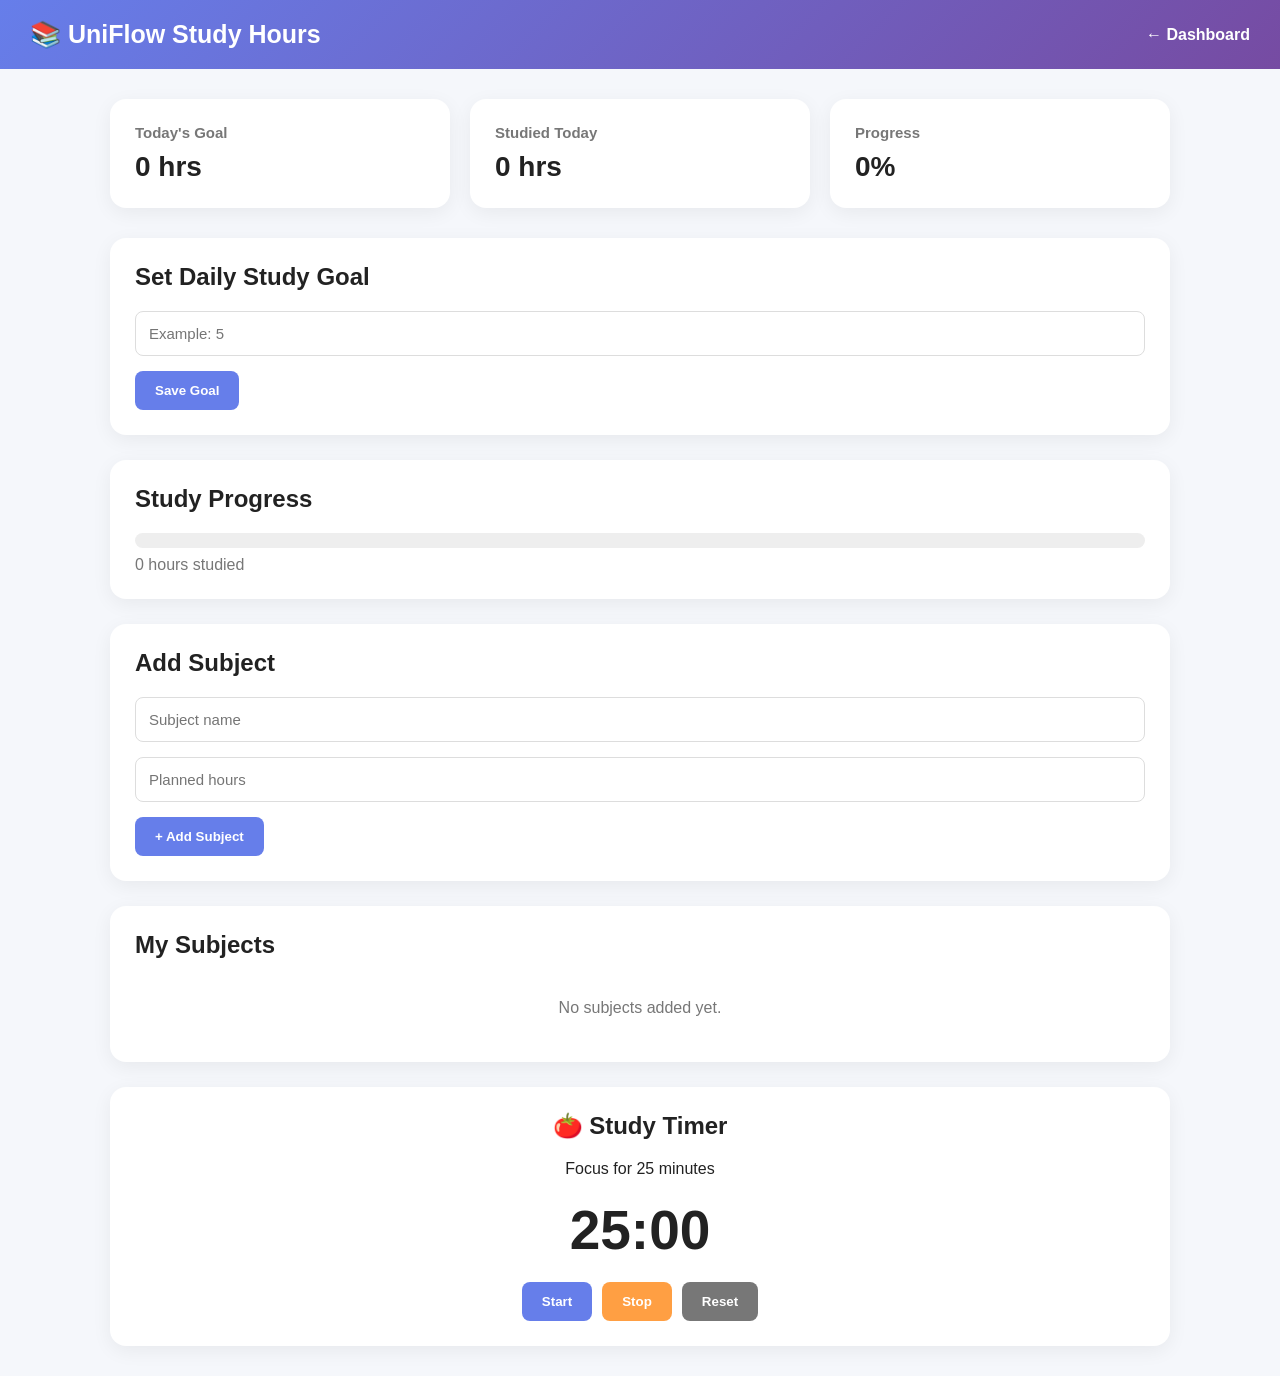
<file: study.html>
<!DOCTYPE html>
<html lang="en">
<head>
    <meta charset="UTF-8">
    <meta name="viewport" content="width=device-width, initial-scale=1.0">

    <title>UniFlow - Study Hours</title>

    <style>
        * {
            margin: 0;
            padding: 0;
            box-sizing: border-box;
            font-family: Arial, sans-serif;
        }

        body {
            background: #f5f7fb;
            color: #222;
        }

        header {
            background: linear-gradient(135deg, #667eea, #764ba2);
            color: white;
            padding: 20px 30px;
            display: flex;
            justify-content: space-between;
            align-items: center;
        }

        header h1 {
            font-size: 25px;
        }

        .back {
            color: white;
            text-decoration: none;
            font-weight: bold;
        }

        .container {
            max-width: 1100px;
            margin: 30px auto;
            padding: 0 20px;
        }

        /* SUMMARY */

        .summary {
            display: grid;
            grid-template-columns: repeat(3, 1fr);
            gap: 20px;
            margin-bottom: 30px;
        }

        .summary-card {
            background: white;
            padding: 25px;
            border-radius: 16px;
            box-shadow: 0 5px 20px rgba(0,0,0,0.06);
        }

        .summary-card h3 {
            color: #777;
            font-size: 15px;
            margin-bottom: 10px;
        }

        .summary-card h2 {
            font-size: 28px;
        }

        /* SECTIONS */

        .section {
            background: white;
            padding: 25px;
            border-radius: 16px;
            margin-bottom: 25px;
            box-shadow: 0 5px 20px rgba(0,0,0,0.06);
        }

        .section h2 {
            margin-bottom: 20px;
        }

        input {
            width: 100%;
            padding: 13px;
            border: 1px solid #ddd;
            border-radius: 8px;
            font-size: 15px;
            margin-bottom: 15px;
        }

        input:focus {
            outline: none;
            border-color: #667eea;
        }

        button {
            border: none;
            background: #667eea;
            color: white;
            padding: 12px 20px;
            border-radius: 8px;
            cursor: pointer;
            font-weight: bold;
        }

        button:hover {
            background: #5568d9;
        }

        /* PROGRESS */

        .progress-box {
            margin-top: 15px;
        }

        .progress-bar {
            width: 100%;
            height: 15px;
            background: #eee;
            border-radius: 20px;
            overflow: hidden;
        }

        .progress-fill {
            height: 100%;
            width: 0%;
            background: #667eea;
            transition: 0.4s;
        }

        .progress-text {
            margin-top: 8px;
            color: #777;
        }

        /* SUBJECTS */

        .subject {
            display: flex;
            justify-content: space-between;
            align-items: center;
            padding: 15px 0;
            border-bottom: 1px solid #eee;
        }

        .subject:last-child {
            border-bottom: none;
        }

        .subject-info strong {
            display: block;
            margin-bottom: 5px;
        }

        .subject-info small {
            color: #777;
        }

        .delete-btn {
            background: #ff5c5c;
            padding: 8px 12px;
            font-size: 13px;
        }

        .delete-btn:hover {
            background: #e04444;
        }

        .empty {
            color: #777;
            text-align: center;
            padding: 20px;
        }

        /* TIMER */

        .timer {
            text-align: center;
        }

        .timer-display {
            font-size: 55px;
            font-weight: bold;
            margin: 20px 0;
        }

        .timer-buttons {
            display: flex;
            justify-content: center;
            gap: 10px;
        }

        .stop-btn {
            background: #ff9f43;
        }

        .reset-btn {
            background: #777;
        }

        /* MOBILE */

        @media (max-width: 800px) {

            .summary {
                grid-template-columns: 1fr;
            }

            .subject {
                flex-direction: column;
                align-items: flex-start;
                gap: 12px;
            }

            .timer-display {
                font-size: 45px;
            }
        }
    </style>
</head>

<body>

<header>

    <h1>📚 UniFlow Study Hours</h1>

    <a href="dashboard.html" class="back">
        ← Dashboard
    </a>

</header>


<div class="container">


    <!-- SUMMARY -->

    <div class="summary">

        <div class="summary-card">

            <h3>Today's Goal</h3>

            <h2 id="goalDisplay">
                0 hrs
            </h2>

        </div>


        <div class="summary-card">

            <h3>Studied Today</h3>

            <h2 id="studiedDisplay">
                0 hrs
            </h2>

        </div>


        <div class="summary-card">

            <h3>Progress</h3>

            <h2 id="progressDisplay">
                0%
            </h2>

        </div>

    </div>


    <!-- SET GOAL -->

    <div class="section">

        <h2>Set Daily Study Goal</h2>

        <input
            type="number"
            id="goalInput"
            placeholder="Example: 5"
            min="0"
            step="0.5"
        >

        <button onclick="setGoal()">
            Save Goal
        </button>

    </div>


    <!-- STUDY PROGRESS -->

    <div class="section">

        <h2>Study Progress</h2>

        <div class="progress-box">

            <div class="progress-bar">

                <div
                    class="progress-fill"
                    id="progressFill"
                ></div>

            </div>

            <p
                class="progress-text"
                id="progressText"
            >
                0 hours studied
            </p>

        </div>

    </div>


    <!-- ADD SUBJECT -->

    <div class="section">

        <h2>Add Subject</h2>

        <input
            type="text"
            id="subjectName"
            placeholder="Subject name"
        >

        <input
            type="number"
            id="subjectHours"
            placeholder="Planned hours"
            min="0"
            step="0.5"
        >

        <button onclick="addSubject()">
            + Add Subject
        </button>

    </div>


    <!-- SUBJECT LIST -->

    <div class="section">

        <h2>My Subjects</h2>

        <div id="subjectList"></div>

    </div>


    <!-- TIMER -->

    <div class="section timer">

        <h2>🍅 Study Timer</h2>

        <p>
            Focus for 25 minutes
        </p>

        <div
            class="timer-display"
            id="timerDisplay"
        >
            25:00
        </div>


        <div class="timer-buttons">

            <button onclick="startTimer()">
                Start
            </button>

            <button
                class="stop-btn"
                onclick="stopTimer()"
            >
                Stop
            </button>

            <button
                class="reset-btn"
                onclick="resetTimer()"
            >
                Reset
            </button>

        </div>

    </div>

</div>


<script>

    /* LOAD SAVED DATA */

    let goal =
        Number(
            localStorage.getItem(
                "uniflowStudyGoal"
            )
        ) || 0;


    let studied =
        Number(
            localStorage.getItem(
                "uniflowStudied"
            )
        ) || 0;


    let subjects =
        JSON.parse(
            localStorage.getItem(
                "uniflowSubjects"
            )
        ) || [];


    /* SAVE DATA */

    function saveData() {

        localStorage.setItem(
            "uniflowStudyGoal",
            goal
        );

        localStorage.setItem(
            "uniflowStudied",
            studied
        );

        localStorage.setItem(
            "uniflowSubjects",
            JSON.stringify(subjects)
        );
    }


    /* SET GOAL */

    function setGoal() {

        const value =
            Number(
                document.getElementById(
                    "goalInput"
                ).value
            );


        if (value <= 0) {

            alert(
                "Please enter a valid study goal."
            );

            return;
        }


        goal = value;

        saveData();

        document.getElementById(
            "goalInput"
        ).value = "";

        updateDisplay();
    }


    /* ADD SUBJECT */

    function addSubject() {

        const name =
            document.getElementById(
                "subjectName"
            ).value.trim();


        const hours =
            Number(
                document.getElementById(
                    "subjectHours"
                ).value
            );


        if (!name || hours <= 0) {

            alert(
                "Please enter subject name and planned hours."
            );

            return;
        }


        subjects.push({

            id: Date.now(),

            name: name,

            hours: hours

        });


        saveData();


        document.getElementById(
            "subjectName"
        ).value = "";


        document.getElementById(
            "subjectHours"
        ).value = "";


        displaySubjects();
    }


    /* DELETE SUBJECT */

    function deleteSubject(id) {

        subjects =
            subjects.filter(
                subject =>
                    subject.id !== id
            );


        saveData();

        displaySubjects();
    }


    /* DISPLAY SUBJECTS */

    function displaySubjects() {

        const list =
            document.getElementById(
                "subjectList"
            );


        if (subjects.length === 0) {

            list.innerHTML =
                '<div class="empty">No subjects added yet.</div>';

            return;
        }


        list.innerHTML = "";


        subjects.forEach(subject => {

            const div =
                document.createElement(
                    "div"
                );


            div.className = "subject";


            div.innerHTML = `

                <div class="subject-info">

                    <strong>
                        ${escapeHTML(subject.name)}
                    </strong>

                    <small>
                        Planned: ${subject.hours} hrs
                    </small>

                </div>

                <button
                    class="delete-btn"
                    onclick="deleteSubject(${subject.id})"
                >
                    Delete
                </button>

            `;


            list.appendChild(div);

        });
    }


    /* UPDATE DISPLAY */

    function updateDisplay() {

        document.getElementById(
            "goalDisplay"
        ).textContent =
            goal + " hrs";


        document.getElementById(
            "studiedDisplay"
        ).textContent =
            studied + " hrs";


        let progress = 0;


        if (goal > 0) {

            progress =
                Math.round(
                    (studied / goal) * 100
                );

        }


        if (progress > 100) {

            progress = 100;

        }


        document.getElementById(
            "progressDisplay"
        ).textContent =
            progress + "%";


        document.getElementById(
            "progressFill"
        ).style.width =
            progress + "%";


        document.getElementById(
            "progressText"
        ).textContent =
            studied +
            " hours studied";

    }


    /* TIMER */

    let time = 25 * 60;

    let timerInterval = null;


    function updateTimer() {

        const minutes =
            Math.floor(time / 60);


        const seconds =
            time % 60;


        document.getElementById(
            "timerDisplay"
        ).textContent =

            String(minutes).padStart(2, "0")
            + ":" +
            String(seconds).padStart(2, "0");
    }


    function startTimer() {

        if (timerInterval !== null) {
            return;
        }


        timerInterval =
            setInterval(function() {

                time--;

                updateTimer();


                if (time <= 0) {

                    clearInterval(
                        timerInterval
                    );

                    timerInterval = null;


                    // Add 0.5 hour
                    studied += 0.5;

                    saveData();

                    updateDisplay();


                    alert(
                        "25 minutes completed! 🎉"
                    );


                    resetTimer();

                }

            }, 1000);
    }


    function stopTimer() {

        clearInterval(
            timerInterval
        );

        timerInterval = null;
    }


    function resetTimer() {

        stopTimer();

        time = 25 * 60;

        updateTimer();
    }


    /* SECURITY */

    function escapeHTML(text) {

        const div =
            document.createElement("div");

        div.textContent = text;

        return div.innerHTML;
    }


    /* INITIAL LOAD */

    updateDisplay();

    displaySubjects();

    updateTimer();

</script>

</body>
</html>
</file>
<file: style.css>
* {
    margin: 0;
    padding: 0;
    box-sizing: border-box;
    font-family: Arial, sans-serif;
}

body {
    min-height: 100vh;
    background: linear-gradient(135deg, #667eea, #764ba2);
    display: flex;
    justify-content: center;
    align-items: center;
}

.login-container {
    width: 100%;
    padding: 20px;
}

.login-box {
    max-width: 420px;
    margin: auto;
    background: white;
    padding: 40px;
    border-radius: 20px;
    box-shadow: 0 15px 40px rgba(0, 0, 0, 0.2);
}

.logo {
    width: 70px;
    height: 70px;
    background: #f0f2ff;
    border-radius: 50%;
    display: flex;
    align-items: center;
    justify-content: center;
    font-size: 35px;
    margin: 0 auto 15px;
}

h1 {
    text-align: center;
    color: #222;
    margin-bottom: 8px;
}

.subtitle {
    text-align: center;
    color: #777;
    margin-bottom: 30px;
}

form label {
    display: block;
    margin-bottom: 7px;
    color: #333;
    font-weight: bold;
}

input[type="email"],
input[type="password"] {
    width: 100%;
    padding: 13px;
    margin-bottom: 18px;
    border: 1px solid #ddd;
    border-radius: 10px;
    outline: none;
    font-size: 15px;
}

input[type="email"]:focus,
input[type="password"]:focus {
    border-color: #667eea;
}

.remember {
    display: flex;
    justify-content: space-between;
    align-items: center;
    margin-bottom: 22px;
    font-size: 14px;
}

.remember label {
    display: flex;
    align-items: center;
    gap: 5px;
    font-weight: normal;
}

.remember input {
    width: auto;
}

a {
    color: #667eea;
    text-decoration: none;
}

button {
    width: 100%;
    padding: 14px;
    border: none;
    border-radius: 10px;
    background: #667eea;
    color: white;
    font-size: 16px;
    font-weight: bold;
    cursor: pointer;
}

button:hover {
    background: #5568d8;
}

#message {
    text-align: center;
    margin-top: 15px;
    font-weight: bold;
}

.signup {
    text-align: center;
    margin-top: 25px;
    color: #777;
    font-size: 14px;
}
</file>
